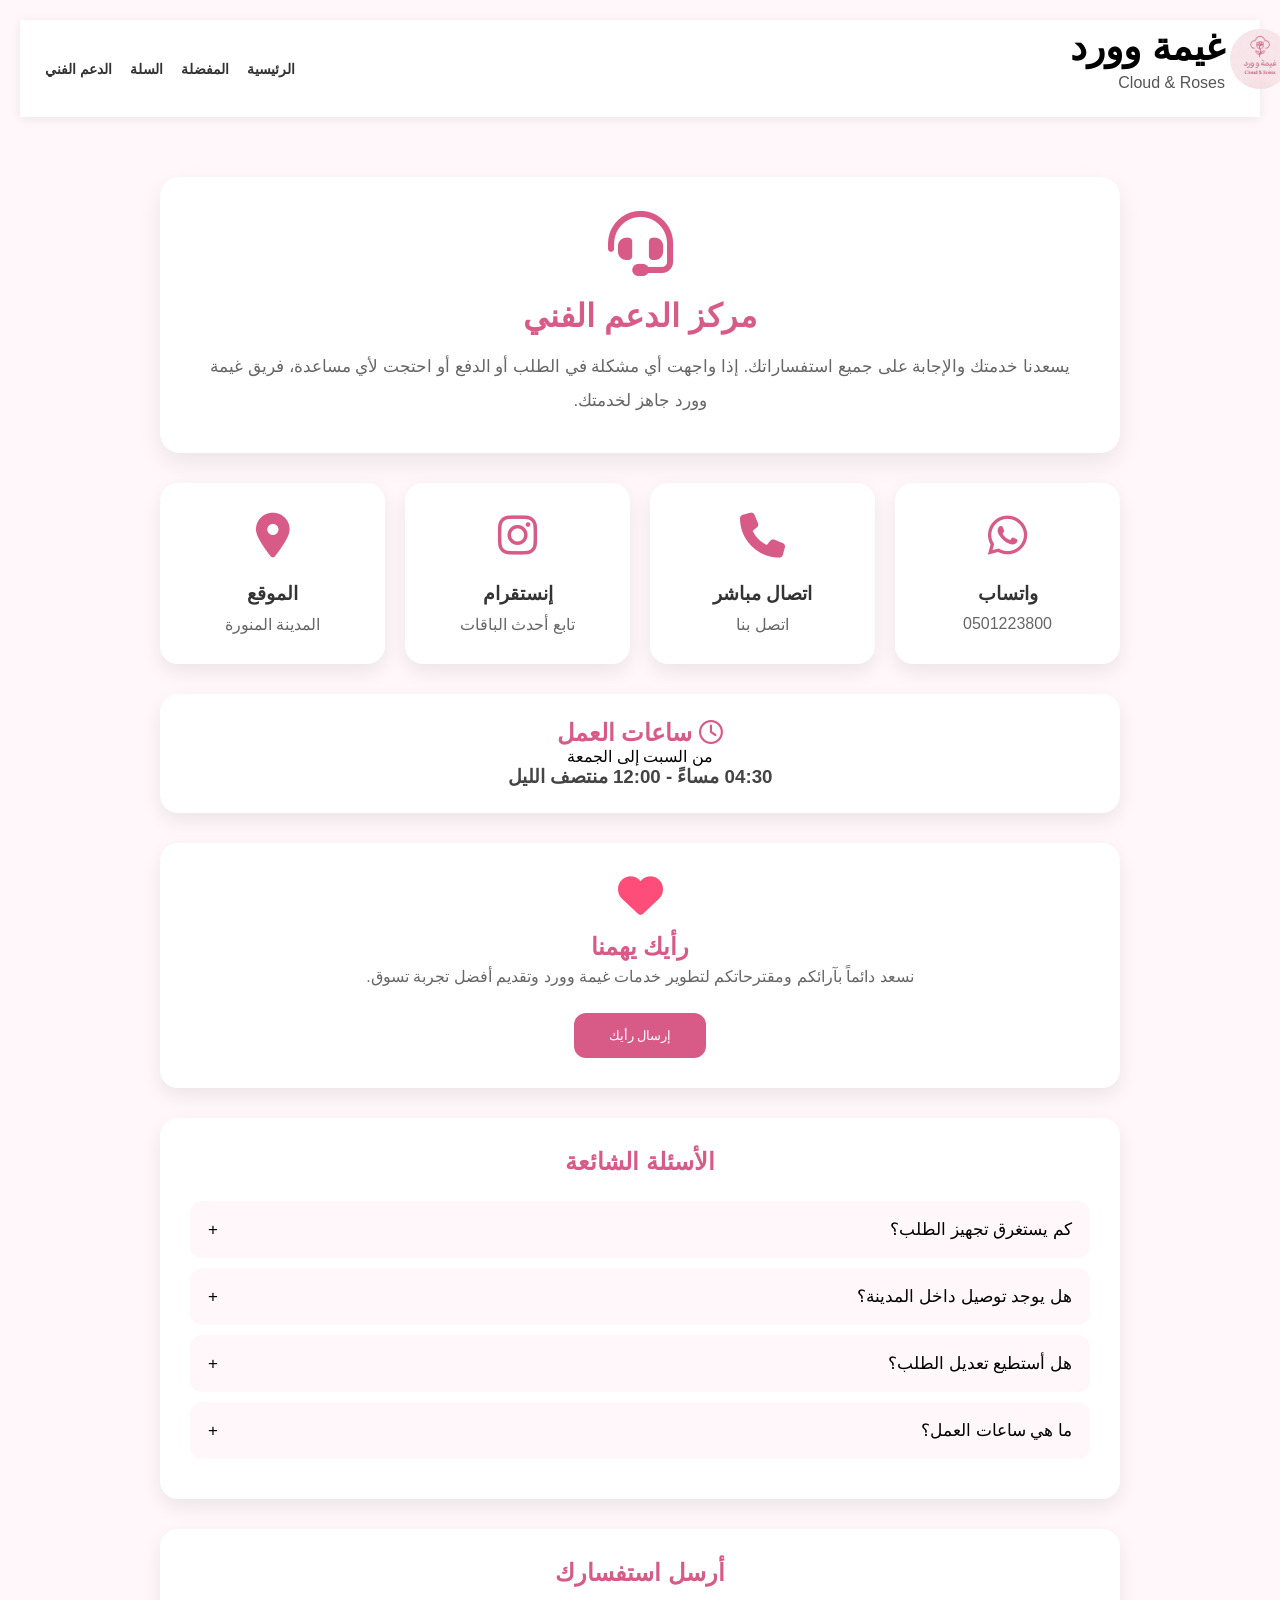
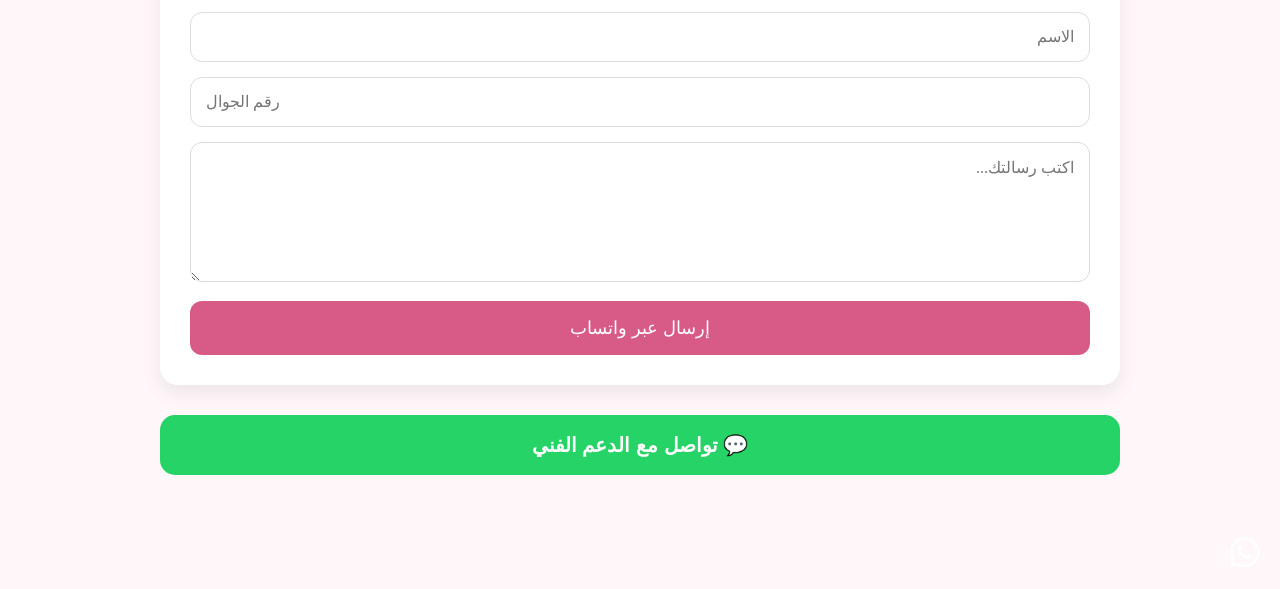
<file: support.html>
<!DOCTYPE html>
<html lang="ar" dir="rtl">

<head>
<meta charset="UTF-8">
<meta name="viewport" content="width=device-width, initial-scale=1.0">

<title>الدعم الفني | غيمة وورد</title>

<link rel="stylesheet" href="styles.css">
<link rel="stylesheet" href="support.css">

<link rel="stylesheet"
href="https://cdnjs.cloudflare.com/ajax/libs/font-awesome/6.7.2/css/all.min.css">

</head>

<body>

<header>

    <div class="logo-area">

        <img src="logo1.png" alt="غيمة وورد">

        <div class="logo-text">
            <h1>غيمة وورد</h1>
            <p>Cloud & Roses</p>
        </div>

    </div>

    <nav>
        <a href="index.html">الرئيسية</a>
        <a href="favorites.html">المفضلة</a>
        <a href="cart.html">السلة</a>
        <a href="support.html" class="active">الدعم الفني</a>
    </nav>

</header>

<div class="support-container">

<div class="welcome-card">

<i class="fa-solid fa-headset"></i>

<h1>مركز الدعم الفني</h1>

<p>

يسعدنا خدمتك والإجابة على جميع استفساراتك.

إذا واجهت أي مشكلة في الطلب أو الدفع أو احتجت لأي مساعدة،

فريق غيمة وورد جاهز لخدمتك.

</p>

</div>



<div class="contact-grid">


<a href="https://wa.me/966501223800"
target="_blank"
class="contact-card">

<i class="fa-brands fa-whatsapp"></i>

<h3>واتساب</h3>

<p>0501223800</p>

</a>



<a href="tel:+966501223800"
class="contact-card">

<i class="fa-solid fa-phone"></i>

<h3>اتصال مباشر</h3>

<p>اتصل بنا</p>

</a>



<a href="https://instagram.com/"
target="_blank"
class="contact-card">

<i class="fa-brands fa-instagram"></i>

<h3>إنستقرام</h3>

<p>تابع أحدث الباقات</p>

</a>



<a href="https://maps.app.goo.gl/bKW6Bk9FFn4KeRBr8"
target="_blank"
class="contact-card">

<i class="fa-solid fa-location-dot"></i>

<h3>الموقع</h3>

<p>المدينة المنورة</p>

</a>

</div>



<div class="work-hours">

<h2>

<i class="fa-regular fa-clock"></i>

ساعات العمل

</h2>

<p>

من السبت إلى الجمعة

</p>

<h3>

04:30 مساءً - 12:00 منتصف الليل

</h3>

</div>



<div class="feedback-card">

<i class="fa-solid fa-heart"></i>

<h2>رأيك يهمنا</h2>

<p>

نسعد دائماً بآرائكم ومقترحاتكم لتطوير خدمات غيمة وورد

وتقديم أفضل تجربة تسوق.

</p>

<button onclick="window.open('https://wa.me/966504480913')">

إرسال رأيك

</button>

</div>



<div class="faq-section">

<h2>

الأسئلة الشائعة

</h2>

<button class="faq-btn">

كم يستغرق تجهيز الطلب؟

<span>+</span>

</button>

<div class="faq-content">

عادة يتم تجهيز الطلب خلال وقت قصير حسب نوع الباقة.

</div>



<button class="faq-btn">

هل يوجد توصيل داخل المدينة؟

<span>+</span>

</button>

<div class="faq-content">

نعم، نوفر خدمة التوصيل داخل المدينة المنورة.

</div>



<button class="faq-btn">

هل أستطيع تعديل الطلب؟

<span>+</span>

</button>

<div class="faq-content">

يمكنك التواصل معنا عبر واتساب قبل بدء تجهيز الطلب.

</div>



<button class="faq-btn">

ما هي ساعات العمل؟

<span>+</span>

</button>

<div class="faq-content">

من 4:30 مساءً حتى 12:00 منتصف الليل.

</div>

</div>



<div class="message-card">

<h2>

أرسل استفسارك

</h2>

<form onsubmit="sendSupport(event)">

<input
type="text"
id="name"
placeholder="الاسم"
required>

<input
type="tel"
id="phone"
placeholder="رقم الجوال"
required>

<textarea
id="message"
rows="6"
placeholder="اكتب رسالتك..."
required></textarea>

<button type="submit">

إرسال عبر واتساب

</button>

</form>

</div>



<button
class="support-btn"
onclick="window.open('https://wa.me/966504480913')">

💬 تواصل مع الدعم الفني

</button>

</div>

<script src="support.js"></script>

<a href="https://wa.me/966504480913"
   class="support-whatsapp"
   target="_blank">
    <i class="fa-brands fa-whatsapp"></i>
</a>

</body>

</html>
</file>
<file: styles.css>
*{
margin:0;
padding:0;
box-sizing:border-box;
font-family:Tahoma,sans-serif;
}

body{
    font-family:Tahoma;
    padding:20px;
    margin:0;
    background-image:url("flowers-bg.jpg");
    background-size:cover;
    background-position:center;
    background-attachment:fixed;
    min-height:100vh;
}

.container{
    background:rgba(255,255,255,0.95);
    max-width:900px;
    margin:auto;
    padding:25px;
    border-radius:15px;
}

header {
    background: #fff;
    
    box-shadow: 0 2px 10px rgba(0,0,0,.08);
}






.store-hours{
    font-size:14px;
    font-weight:bold;
    color:#555;
    margin-bottom:20px; /* يرفع أوقات العمل عن القائمة */
}

.logo-area {
    display: flex;
    align-items: center;
    gap: 10px;

    position: relative;
    right: -55px;  /* يحركه أكثر إلى اليمين */
    top: -10px;    /* يرفعه للأعلى */
}
.logo-area div{
    text-align: right;
    margin-right: -5px; /* غيّر الرقم حسب الحاجة */
}

.logo-area img {
    width: 50px;
    height: 50px;
    border-radius: 50%;
    object-fit: cover;
}

.logo-area h1 {
    color: #d85b87;
    font-size: 20px;
    margin: 0;
}

nav {
    display: flex;
    align-items: center;
    gap: 18px;
}

nav a {
    text-decoration: none;
    color: #333;
    font-size: 14px;
    font-weight: bold;
    white-space: nowrap;
}



.logo-area span{
    color:#777;
}

.hero{
    padding:80px 20px;
    text-align:center;
}

.hero h2{
    font-size:50px;
    color:#d85b87;
    margin-bottom:15px;
}

.hero p{
    font-size:20px;
    color:#666;
}

.products{
    width:90%;
    max-width:1200px;
    margin:auto;
    padding:50px 0;
}

.products h2{
    text-align:center;
    margin-bottom:40px;
    color:#d85b87;
}

.products-grid{
    display:grid;
    grid-template-columns:repeat(2, 1fr);
    gap:15px;
    padding:10px;
    max-width:800px;
    margin:0 auto;
}

.product-card{
    display:flex;
    flex-direction:column;
    background:#fff;
    border-radius:15px;
    padding:10px;
    box-shadow:0 2px 8px rgba(215, 16, 199, 0.05);
    text-align:center;
    position: relative;
}

.product-card img{
    width:100%;
    aspect-ratio: 1 / 1;
    object-fit:cover;
    border-radius:10px;
    margin-bottom:10px;
}

.product-card h3{
    font-size: 14px;
    margin-bottom: 5px;
}

.product-card p{
    color:#d85b87;
    font-weight:bold;
    margin-bottom: 10px;
}

.add-to-cart-btn {
    margin-top: auto;
    padding: 10px;
    background-color: #d85b87; /* خلفية وردية */
    color: #efe8ec;           /* نص أبيض */
    border: 1px solid #d85b87; /* إطار وردي متطابق */
    border-radius: 8px;
    font-size: 13px;
    cursor: pointer;
    transition: background 0.3s; /* إضافة تأثير ناعم عند التمرير */
}

/* إضافة تأثير عند تمرير الفأرة على الزر */
.add-to-cart-btn:hover {
    background-color: #b02a6c;
    border-color: #b02a6c;
}

.cart-page{
    width:90%;
    max-width:800px;
    margin:40px auto;
}

.cart-item{
    background:#fff;
    padding:15px;
    margin-bottom:10px;
    border-radius:12px;
    display:flex;
    justify-content:space-between;
}

#total{
    margin:20px 0;
    color:#d85b87;
}

.whatsapp-btn{
    width:100%;
    border:none;
    padding:15px;
    font-size:18px;
    background:#25D366;
    color:white;
    border-radius:10px;
    cursor:pointer;
}

.description{
    color:rgb(0, 0, 0) !important;
    font-size:14px;
    margin:8px 0;
    line-height:1.6;
}

.gift-card-option {
    margin: 15px 0;
    font-weight: bold;
}

#cardInputContainer {
    margin-bottom: 15px;
    padding: 10px;
    background-color: #f9f9f9;
    border: 1px solid #ddd;
    border-radius: 8px;
}

textarea {
    width: 100%;
    padding: 10px;
    border: 1px solid #ccc;
    border-radius: 5px;
    font-family: inherit;
    resize: vertical;
}

.custom-select {
    width: 100%;
    max-width: 250px;
    padding: 8px 15px;
    font-size: 14px;
    border-radius: 25px;
    border: 2px solid #e313ac;
    background-color: #ffffff;
    color: #333;
    appearance: none;
    cursor: pointer;
    outline: none;
    background-image: url('data:image/svg+xml;utf8,<svg fill="%23e313ac" height="16" viewBox="0 0 24 24" width="16" xmlns="http://www.w3.org/2000/svg"><path d="M7 10l5 5 5-5z"/></svg>');
    background-repeat: no-repeat;
    background-position: left 10px center;
    margin-top: 25px;
    display: block;
}

.store-info{
    
    margin:25px auto;
    padding:18px;
    border-radius:12px;
    text-align:center;
    box-shadow:0 2px 8px rgba(0,0,0,.08);
}

.review-btn{
    display:inline-block;
    margin-top:10px;
    padding:12px 24px;
    background:#d85b87;
    color:#fff;
    text-decoration:none;
    border-radius:30px;
    font-weight:bold;
    transition:.3s;
}

.review-btn:hover{
    background:#c44673;
}

.header-rating{
    margin-top: 5px;
    font-size: 13px;
    color: #666;
    display: flex;
    align-items: center;
    gap: 6px;
}

.header-rating span{
    color: #d85b87;
    font-weight: bold;
}

#cart-icon{
    position: relative;
    display: inline-flex;
    align-items: center;
    gap: 6px;
    text-decoration: none;
}

#cart-count{
    display: flex;
    align-items: center;
    justify-content: center;

    width: 22px;
    height: 22px;

    background: #d85b87;
    color: #fff;

    border-radius: 50%;
    font-size: 12px;
    font-weight: bold;

    line-height: 1;
}

/* ====== الجوال فقط ====== */
@media (max-width:768px){

    .container{
        width:101%;
        padding:-15px;
    }
.logo-area{
    position: relative;
    right: -10px;      /* يحرك الشعار قليلًا لليمين */
    top: -6px;        /* يرفعه قليلًا للأعلى */

    display: flex;
    align-items: center;
    gap: 6px;
}

.logo-area img{
    width: 42px;
    height: 42px;
}

.logo-area h1{
    font-size: 17px;
    margin: 0;
}

.logo-area span{
    font-size: 11px;
}

.header-rating{
    margin-top: 3px;
    font-size: 10px;
}
    

   nav{
    display:flex;
    justify-content:center;
    align-items:center;
    flex-wrap:nowrap;   /* يمنع النزول لسطر جديد */
    gap:8px;
    overflow-x:auto;    /* يسمح بالتمرير إذا ضاقت الشاشة */
    white-space:nowrap;
    padding-bottom:5px;
}
   nav a{
    font-size:11px;
    flex:0 0 auto;
}

    #cart-count{
        display:inline-flex;
        justify-content:center;
        align-items:center;
        width:20px;
        height:20px;
        border-radius:50%;
        background:#d85b87;
        color:#fff;
        font-size:11px;
        font-weight:bold;
    }

}

.stats-section{
    display:flex;
    justify-content:center;
    gap:20px;
    flex-wrap:wrap;
    margin:50px auto;
    max-width:900px;
}

.stat-card{
    background:#fff;
    width:220px;
    padding:25px 20px;
    border-radius:18px;
    text-align:center;
    box-shadow:0 5px 15px rgba(0,0,0,.08);
    transition:.3s;
}

.stat-card:hover{
    transform:translateY(-5px);
}

.stat-card h2{
    color:#d85b87;
    font-size:36px;
    margin-bottom:10px;
}

.stat-card p{
    color:#666;
    font-size:16px;
    font-weight:bold;
}

@media(max-width:768px){

.stats-section{
    gap:15px;
}

.stat-card{
    width:100%;
    max-width:260px;
}

.stat-card h2{
    font-size:30px;
}

}

.header-top{
    flex-direction:column;
    align-items:center;
    gap:10px;
    position: relative;
    right: -10px;  /* يحركه أكثر إلى اليمين */
    top: -14px;    /* يرفعه للأعلى */
    }



.store-hours{
    margin-bottom:0;
}


.favorite-btn{
    position:absolute;
    top:10px;
    left:10px;
    background:none !important;
    border:none !important;
    box-shadow:none !important;
    padding:0;
    font-size:32px;
    color:#fff;
    text-shadow:0 0 5px rgba(0,0,0,.6);
    cursor:pointer;
    z-index:100;
}

.favorite-btn.active{
    color:#e91e63;
    text-shadow:none;
}
.back-btn{
    background:#d85b87;
    color:#fff;
    border:none;
    padding:10px 18px;
    border-radius:10px;
    cursor:pointer;
    font-size:16px;
    font-weight:bold;
    transition:.3s;
}

.back-btn:hover{
    background:#c24673;
}

.floating-whatsapp{
    position:fixed !important;
    bottom:20px !important;
    right:20px !important;
    width:60px;
    height:60px;
    background:#25D366;
    color:#fff;
    border-radius:50%;
    display:flex !important;
    justify-content:center;
    align-items:center;
    font-size:30px;
    text-decoration:none;
    z-index:99999;
}
.categories{
    display:flex;
    gap:10px;
    overflow-x:auto;
    padding:15px 0;
    margin-bottom:25px;
    scrollbar-width:none;
}

.categories::-webkit-scrollbar{
    display:none;
}

.category-btn{
    white-space:nowrap;
    border:none;
    background:#fff;
    color:#d85b87;
    padding:12px 18px;
    border-radius:30px;
    cursor:pointer;
    font-weight:bold;
    box-shadow:0 2px 8px rgba(0,0,0,.08);
    transition:.3s;
}

.category-btn:hover{
    background:#d85b87;
    color:#fff;
}

.category-btn.active{
    background:#d85b87;
    color:#fff;
<<<<<<< HEAD
}
=======
}
>>>>>>> 5bb51192c4ff0f1565d5630bef8099d104c5823e
</file>
<file: support.css>
/* ===========================
   صفحة الدعم الفني
=========================== */

body{
    background:#fff7fa;
    font-family:Tahoma,sans-serif;
}

.support-container{
    max-width:1000px;
    margin:40px auto;
    padding:20px;
}

.welcome-card{
    background:#fff;
    border-radius:20px;
    padding:35px;
    text-align:center;
    box-shadow:0 10px 25px rgba(0,0,0,.08);
    margin-bottom:30px;
}

.welcome-card i{
    font-size:65px;
    color:#d85b87;
    margin-bottom:20px;
}

.welcome-card h1{
    color:#d85b87;
    margin-bottom:15px;
}

.welcome-card p{
    color:#666;
    line-height:2;
    font-size:17px;
}

.contact-grid{
    display:grid;
    grid-template-columns:repeat(auto-fit,minmax(220px,1fr));
    gap:20px;
    margin-bottom:30px;
}

.contact-card{
    background:#fff;
    border-radius:18px;
    padding:30px;
    text-align:center;
    text-decoration:none;
    color:#333;
    transition:.3s;
    box-shadow:0 8px 20px rgba(0,0,0,.08);
}

.contact-card:hover{
    transform:translateY(-6px);
}

.contact-card i{
    font-size:45px;
    color:#d85b87;
    margin-bottom:15px;
}

.contact-card h3{
    margin:10px 0;
}

.contact-card p{
    color:#666;
}

.work-hours{
    background:#fff;
    border-radius:18px;
    padding:25px;
    text-align:center;
    box-shadow:0 8px 20px rgba(0,0,0,.08);
    margin-bottom:30px;
}

.work-hours i{
    color:#d85b87;
}

.work-hours h2{
    color:#d85b87;
}

.work-hours h3{
    color:#444;
}

.feedback-card{
    background:#fff;
    border-radius:18px;
    padding:30px;
    text-align:center;
    box-shadow:0 8px 20px rgba(0,0,0,.08);
    margin-bottom:30px;
}

.feedback-card i{
    font-size:45px;
    color:#ff4d79;
    margin-bottom:15px;
}

.feedback-card h2{
    color:#d85b87;
}

.feedback-card p{
    color:#666;
    line-height:2;
}

.feedback-card button{
    margin-top:20px;
    padding:15px 35px;
    background:#d85b87;
    color:#fff;
    border:none;
    border-radius:12px;
    cursor:pointer;
    transition:.3s;
}

.feedback-card button:hover{
    background:#c14c74;
}

.faq-section{
    background:#fff;
    border-radius:18px;
    padding:30px;
    box-shadow:0 8px 20px rgba(0,0,0,.08);
    margin-bottom:30px;
}

.faq-section h2{
    color:#d85b87;
    text-align:center;
    margin-bottom:25px;
}

.faq-btn{
    width:100%;
    padding:18px;
    background:#fff7fa;
    border:none;
    border-radius:12px;
    cursor:pointer;
    font-size:17px;
    display:flex;
    justify-content:space-between;
    align-items:center;
    margin-bottom:10px;
    transition:.3s;
}

.faq-btn:hover{
    background:#fdecf3;
}

.faq-content{
    display:none;
    background:#fafafa;
    border-right:4px solid #d85b87;
    border-radius:12px;
    padding:18px;
    margin-bottom:15px;
    line-height:2;
    color:#666;
}

.message-card{
    background:#fff;
    border-radius:18px;
    padding:30px;
    box-shadow:0 8px 20px rgba(0,0,0,.08);
    margin-bottom:30px;
}

.message-card h2{
    text-align:center;
    color:#d85b87;
    margin-bottom:25px;
}

.message-card input,
.message-card textarea{
    width:100%;
    padding:15px;
    margin-bottom:15px;
    border:1px solid #ddd;
    border-radius:12px;
    font-size:16px;
    font-family:Tahoma;
    transition:.3s;
}

.message-card input:focus,
.message-card textarea:focus{
    outline:none;
    border-color:#d85b87;
}

.message-card button{
    width:100%;
    padding:16px;
    border:none;
    border-radius:12px;
    background:#d85b87;
    color:#fff;
    font-size:18px;
    cursor:pointer;
    transition:.3s;
}

.message-card button:hover{
    background:#c14c74;
}

.support-btn{
    width:100%;
    padding:18px;
    background:#25D366;
    color:#fff;
    border:none;
    border-radius:15px;
    cursor:pointer;
    font-size:20px;
    font-weight:bold;
    transition:.3s;
}

.support-btn:hover{
    background:#1ebc59;
}

@media(max-width:768px){

.support-container{
    padding:15px;
}

.contact-grid{
    grid-template-columns:1fr;
}

}

<<<<<<< HEAD
.support-whatsapp{
    position: fixed;
    bottom: 25px;
    right: 25px;
    width: 65px;
    height: 65px;
    display: flex;
    align-items: center;
    justify-content: center;
    background: #25D366;
    border-radius: 50%;
    text-decoration: none;
    z-index: 999999;
    box-shadow: 0 8px 20px rgba(0,0,0,.25);
}

.support-whatsapp i{
    color:#fff;
    font-size:34px;
}

=======
>>>>>>> 5bb51192c4ff0f1565d5630bef8099d104c5823e
.logo-area{
    display:flex;
    align-items:center;
    gap:12px;
}

.logo-area img{
    width:60px;
    height:60px;
    border-radius:50%;
    object-fit:cover;
}

.logo-text h1{
    margin:0;
    font-size:38px;
    color:#000;
}

.logo-text p{
    margin:5px 0 0;
    font-size:16px;
    color:#555;
}

header{
    background:#fff;
    padding:15px 25px;
    display:flex;
    justify-content:space-between;
    align-items:center;
    box-shadow:0 2px 10px rgba(0,0,0,.08);
}

@media (max-width:768px){
    header{
        flex-direction:column;
        gap:15px;
    }

    .logo-text h1{
        font-size:30px;
    }
<<<<<<< HEAD
}
=======
}
>>>>>>> 5bb51192c4ff0f1565d5630bef8099d104c5823e
</file>
